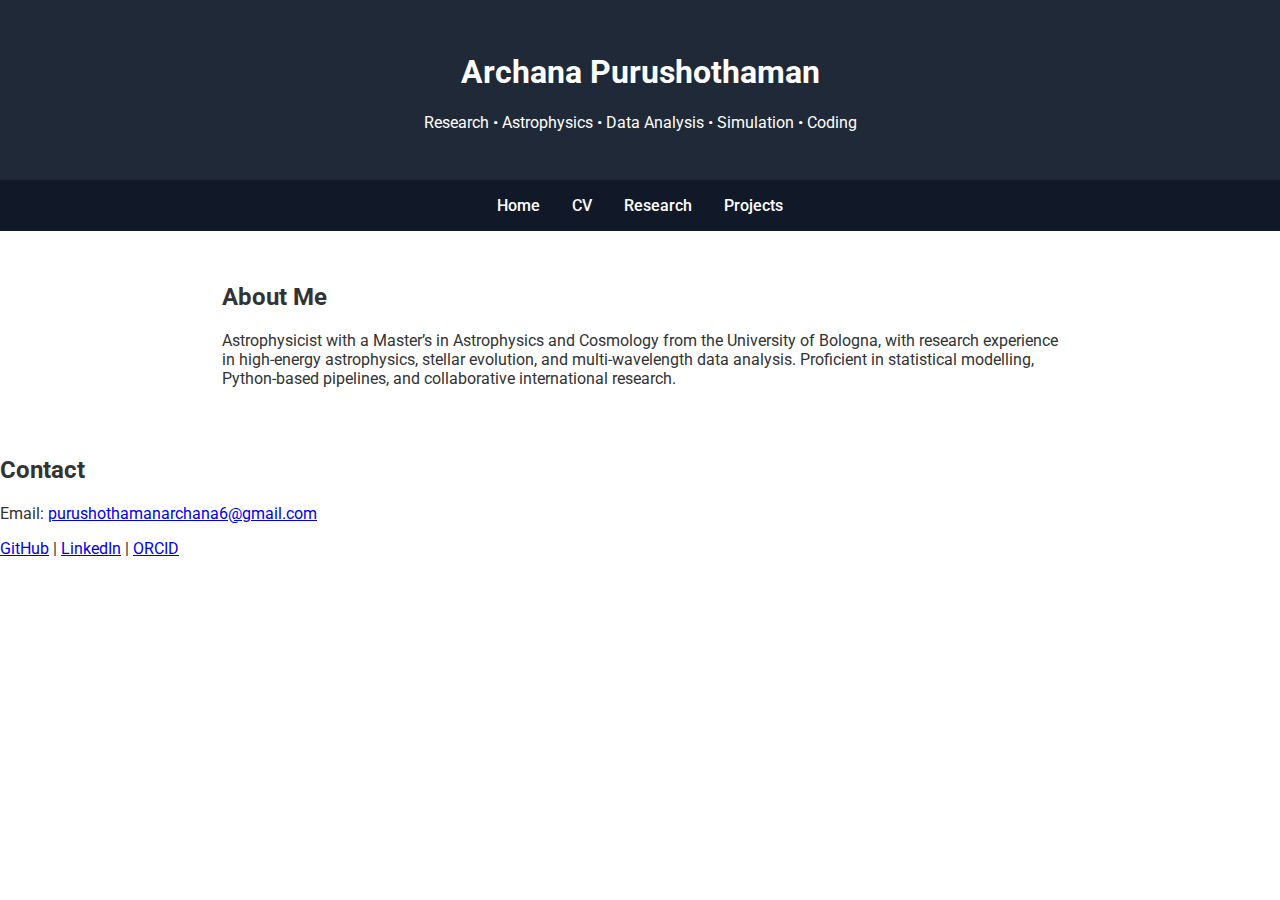
<file: index.html>
<!DOCTYPE html>
<html lang="en">
<head>
  <meta charset="UTF-8">
  <meta name="viewport" content="width=device-width, initial-scale=1.0">
  <title>Archana Purushothaman</title>
  <link href="https://fonts.googleapis.com/css2?family=Roboto:wght@300;500;700&display=swap" rel="stylesheet">
  <style>
    * { box-sizing: border-box; font-family: 'Roboto', sans-serif; }
    body { margin: 0; background-color: #ffffff; color: #333; }

    /* Header */
    header { 
      background-color: #1f2937; 
      color: white; 
      padding: 2rem; 
      text-align: center; 
    }

    /* Navigation bar */
    nav { 
      background-color: #111827; 
      display: flex; 
      justify-content: center; 
      gap: 2rem; 
      padding: 1rem 0; 
    }
    nav a { 
      color: #fff; 
      text-decoration: none; 
      font-weight: 500; 
    }
    nav a:hover { 
      text-decoration: underline; 
    }

    /* Section styling */
    .section { 
      padding: 4rem 2rem; 
      max-width: 900px; 
      margin: auto; 
    }

    /* Footer */
    footer { 
      background-color: #1f2937; 
      color: white; 
      text-align: center; 
      padding: 2rem; 
      margin-top: 4rem; 
    }
  </style>
</head>

  
<body>
  <header>
    <h1>Archana Purushothaman</h1>
    <p>Research • Astrophysics • Data Analysis • Simulation • Coding</p>
  </header>
  
  <nav>
    <a href="index.html">Home</a>
    <a href="Skills.html">CV</a>
    <a href="research_projects.html">Research</a>
    <a href="int_project.html">Projects</a>
  </nav>
  </header>


  <main>
    <section id="about">
    <div style="max-width:900px; margin:0 auto; padding:2rem;">
    <h2>About Me</h2>

      <p>
        Astrophysicist with a Master’s in Astrophysics and Cosmology from the University of Bologna, 
        with research experience in high-energy astrophysics, stellar evolution, and multi-wavelength data analysis. 
        Proficient in statistical modelling, Python-based pipelines, and collaborative international research.
      </p>
    </section>


    <section id="contact">
      <h2>Contact</h2>
      <p>Email: <a href="mailto:purushothamanarchana6@gmail.com">purushothamanarchana6@gmail.com</a></p>
      <p>
        <a href="https://github.com/yourusername">GitHub</a> | 
        <a href="https://www.linkedin.com/in/archana-purushothaman-980277201/">LinkedIn</a> | 
        <a href="https://orcid.org/0009-0006-2700-779X">ORCID</a>
      </p>
    </section>
  </main>
</body>
</html>
</file>
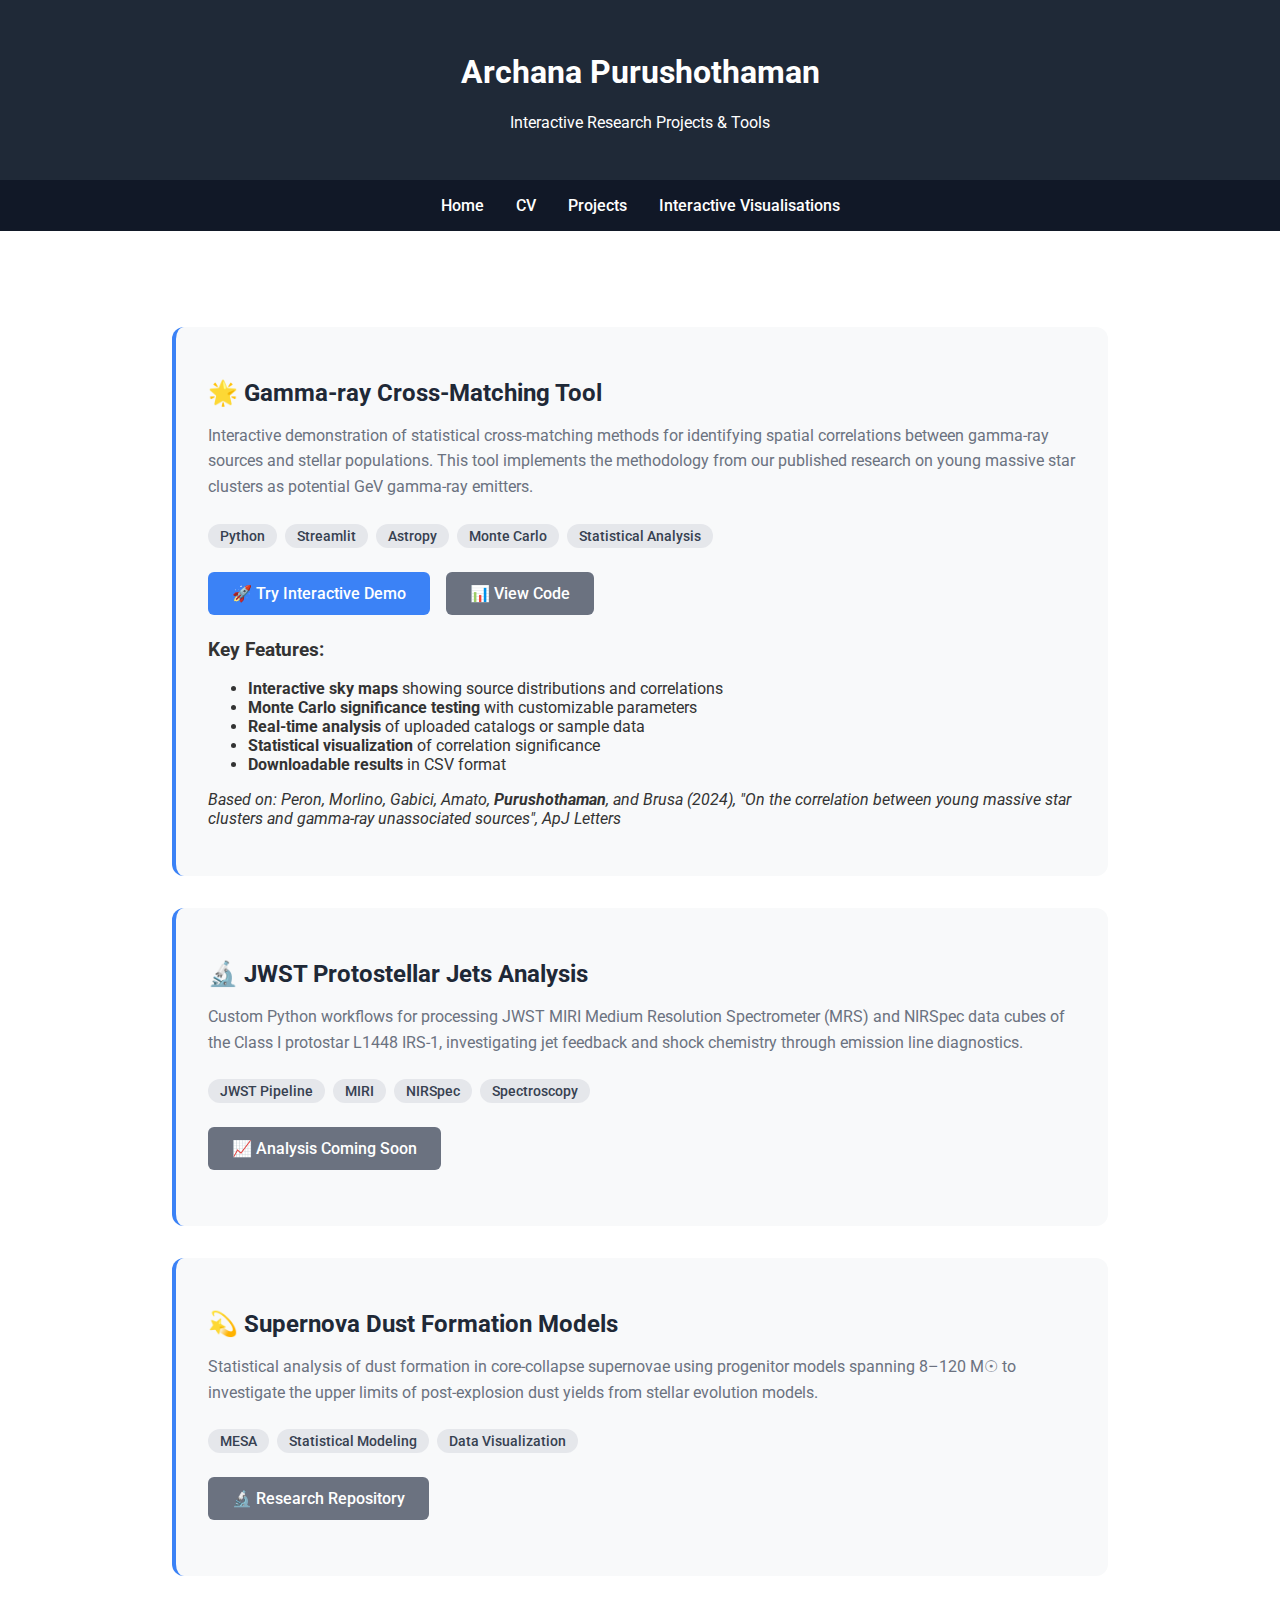
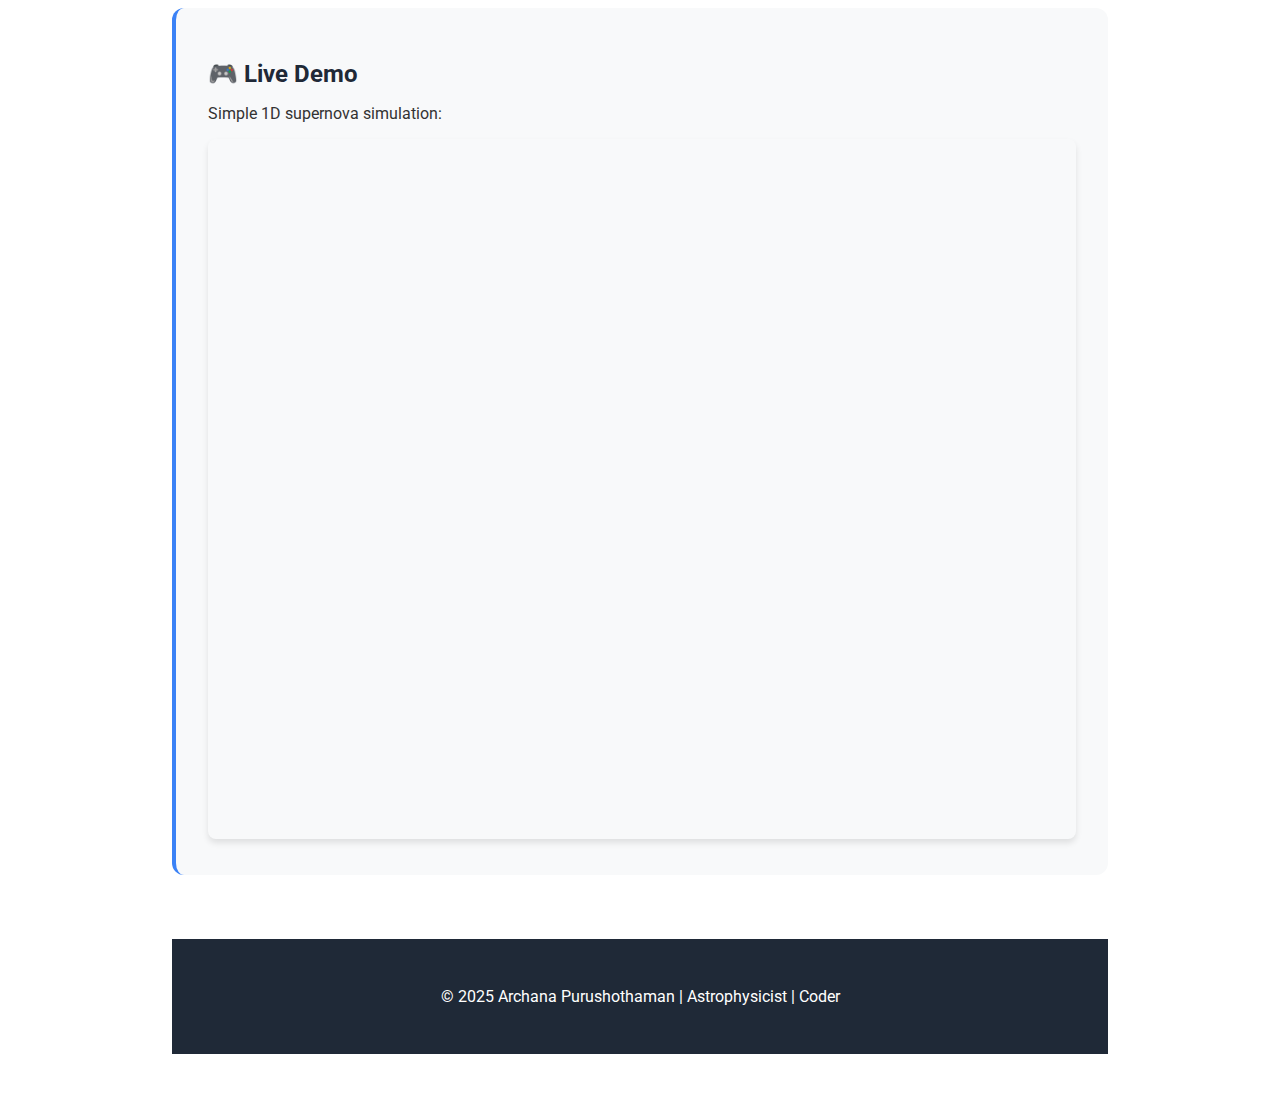
<file: int_project.html>
<!DOCTYPE html>
<html lang="en">
<head>
  <meta charset="UTF-8">
  <meta name="viewport" content="width=device-width, initial-scale=1.0">
  <title>Projects | Archana Purushothaman</title>
  <link href="https://fonts.googleapis.com/css2?family=Roboto:wght@300;500;700&display=swap" rel="stylesheet">
  <style>
    * {
      box-sizing: border-box;
      font-family: 'Roboto', sans-serif;
    }
    body {
      margin: 0;
      background-color: #ffffff;
      color: #333;
    }
    header {
      background-color: #1f2937;
      color: white;
      padding: 2rem;
      text-align: center;
    }
    nav {
      background-color: #111827;
      display: flex;
      justify-content: center;
      gap: 2rem;
      padding: 1rem 0;
    }
    nav a {
      color: #fff;
      text-decoration: none;
      font-weight: 500;
    }
    nav a:hover {
      text-decoration: underline;
    }
    .section {
      padding: 4rem 2rem;
      max-width: 1000px;
      margin: auto;
    }
    .project-card {
      background: #f8f9fa;
      border-radius: 12px;
      padding: 2rem;
      margin: 2rem 0;
      border-left: 4px solid #3b82f6;
    }
    .project-title {
      color: #1f2937;
      margin-bottom: 1rem;
    }
    .project-description {
      color: #6b7280;
      margin-bottom: 1.5rem;
      line-height: 1.6;
    }
    .demo-buttons {
      display: flex;
      gap: 1rem;
      margin: 1.5rem 0;
      flex-wrap: wrap;
    }
    .btn {
      padding: 0.75rem 1.5rem;
      border-radius: 6px;
      text-decoration: none;
      font-weight: 500;
      transition: all 0.3s ease;
    }
    .btn-primary {
      background-color: #3b82f6;
      color: white;
    }
    .btn-primary:hover {
      background-color: #2563eb;
    }
    .btn-secondary {
      background-color: #6b7280;
      color: white;
    }
    .btn-secondary:hover {
      background-color: #4b5563;
    }
    iframe {
      width: 100%;
      height: 700px;
      border: none;
      border-radius: 8px;
      box-shadow: 0 4px 6px rgba(0, 0, 0, 0.1);
    }
    .tech-stack {
      display: flex;
      gap: 0.5rem;
      margin: 1rem 0;
      flex-wrap: wrap;
    }
    .tech-tag {
      background-color: #e5e7eb;
      color: #374151;
      padding: 0.25rem 0.75rem;
      border-radius: 16px;
      font-size: 0.875rem;
      font-weight: 500;
    }
    footer {
      background-color: #1f2937;
      color: white;
      text-align: center;
      padding: 2rem;
      margin-top: 4rem;
    }
  </style>
</head>
<body>
  <header>
    <h1>Archana Purushothaman</h1>
    <p>Interactive Research Projects & Tools</p>
  </header>
  <nav>
    <a href="index.html">Home</a>
    <a href="Skills.html">CV</a>
    <a href="project.html">Projects</a>
    <a href="project.html">Interactive Visualisations</a>
  </nav>
  
  <div class="section" id="projects">
    <div class="project-card">
      <h2 class="project-title">🌟 Gamma-ray Cross-Matching Tool</h2>
      <p class="project-description">
        Interactive demonstration of statistical cross-matching methods for identifying spatial correlations 
        between gamma-ray sources and stellar populations. This tool implements the methodology from our 
        published research on young massive star clusters as potential GeV gamma-ray emitters.
      </p>
      
      <div class="tech-stack">
        <span class="tech-tag">Python</span>
        <span class="tech-tag">Streamlit</span>
        <span class="tech-tag">Astropy</span>
        <span class="tech-tag">Monte Carlo</span>
        <span class="tech-tag">Statistical Analysis</span>
      </div>
      
      <div class="demo-buttons">
        <a href="https://stardustverse-rpruskkddm8h3h4m3axvmg.streamlit.app" class="btn btn-primary" target="_blank">🚀 Try Interactive Demo</a>
        <a href="https://github.com/StarDustVerse/Star_Dust/streamlit_app.py" class="btn btn-secondary" target="_blank">📊 View Code</a>
      </div>
      
      <h3>Key Features:</h3>
      <ul>
        <li><strong>Interactive sky maps</strong> showing source distributions and correlations</li>
        <li><strong>Monte Carlo significance testing</strong> with customizable parameters</li>
        <li><strong>Real-time analysis</strong> of uploaded catalogs or sample data</li>
        <li><strong>Statistical visualization</strong> of correlation significance</li>
        <li><strong>Downloadable results</strong> in CSV format</li>
      </ul>
      
      <p><em>Based on: Peron, Morlino, Gabici, Amato, <strong>Purushothaman</strong>, and Brusa (2024), 
      "On the correlation between young massive star clusters and gamma-ray unassociated sources", ApJ Letters</em></p>
    </div>
    
    <!-- You can add more project cards here -->
    <div class="project-card">
      <h2 class="project-title">🔬 JWST Protostellar Jets Analysis</h2>
      <p class="project-description">
        Custom Python workflows for processing JWST MIRI Medium Resolution Spectrometer (MRS) and NIRSpec data cubes 
        of the Class I protostar L1448 IRS-1, investigating jet feedback and shock chemistry through emission line diagnostics.
      </p>
      
      <div class="tech-stack">
        <span class="tech-tag">JWST Pipeline</span>
        <span class="tech-tag">MIRI</span>
        <span class="tech-tag">NIRSpec</span>
        <span class="tech-tag">Spectroscopy</span>
      </div>
      
      <div class="demo-buttons">
        <a href="#" class="btn btn-secondary">📈 Analysis Coming Soon</a>
      </div>
    </div>

    <div class="project-card">
      <h2 class="project-title">💫 Supernova Dust Formation Models</h2>
      <p class="project-description">
        Statistical analysis of dust formation in core-collapse supernovae using progenitor models spanning 8–120 M☉ 
        to investigate the upper limits of post-explosion dust yields from stellar evolution models.
      </p>
      
      <div class="tech-stack">
        <span class="tech-tag">MESA</span>
        <span class="tech-tag">Statistical Modeling</span>
        <span class="tech-tag">Data Visualization</span>
      </div>
      
      <div class="demo-buttons">
        <a href="#" class="btn btn-secondary">🔬 Research Repository</a>
      </div>
    </div>

    <!-- Embedded Demo Section -->
    <!-- Embedded Demo Section -->
    <div class="project-card">
      <h2 class="project-title">🎮 Live Demo</h2>
      <p>Simple 1D supernova simulation:</p> 
      <iframe src="https://stardust-ccsne.streamlit.app/?embed=true" width="100%" height="500" frameborder="0" allowfullscreen ></iframe>
    </div>

  
  <footer>
    <p>&copy; 2025 Archana Purushothaman | Astrophysicist | Coder</p>
  
  </footer>
</body>
</html>
</file>
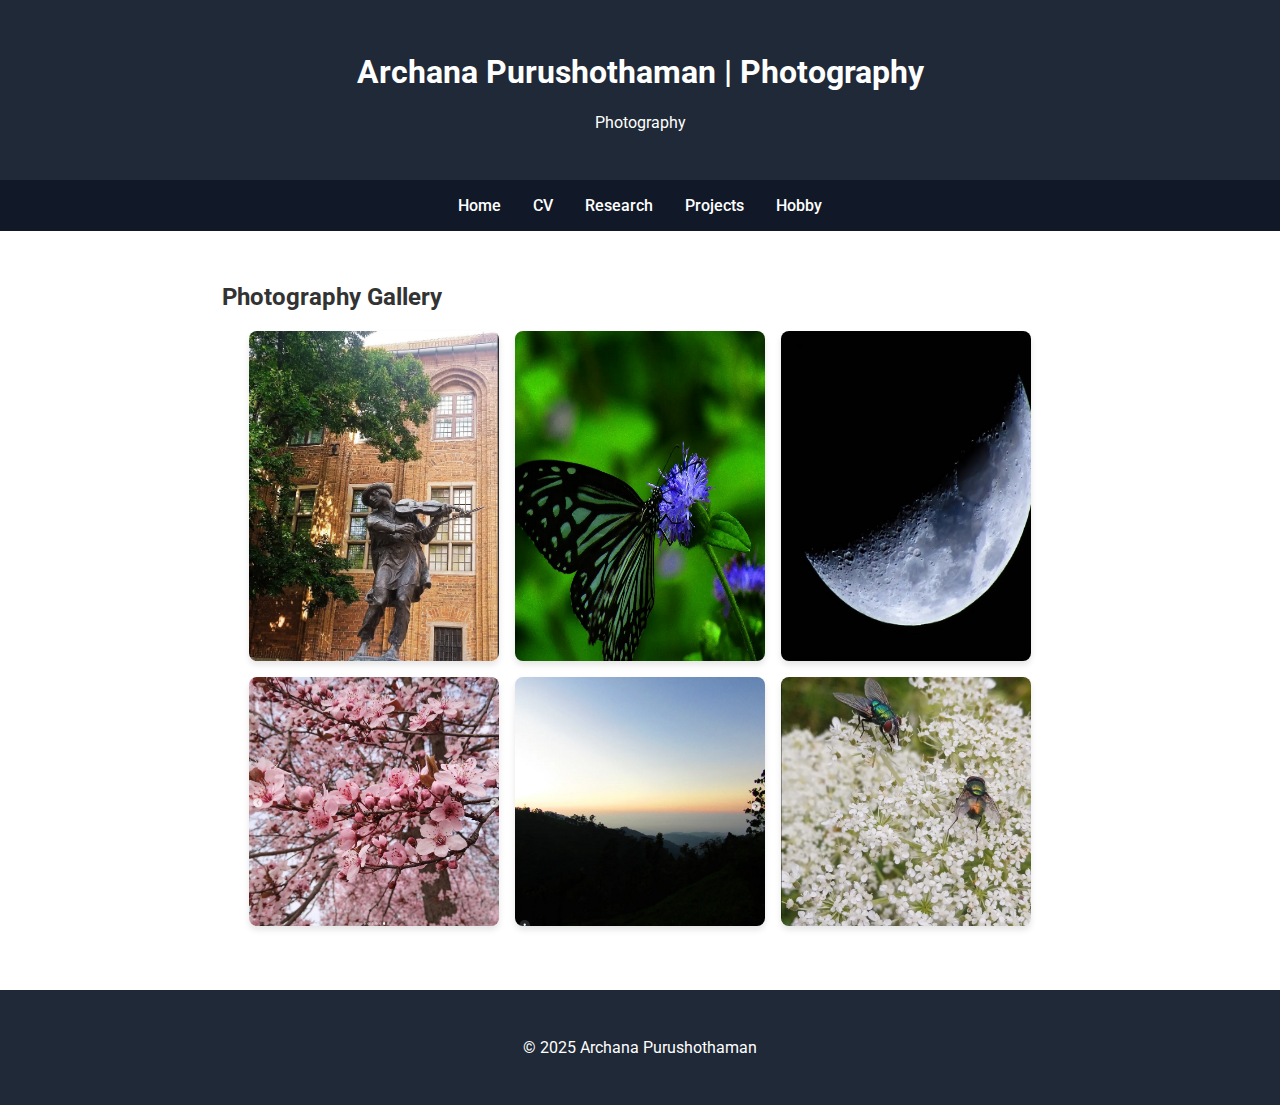
<file: pics.html>
<!DOCTYPE html>
<html lang="en">
<head>
  <meta charset="UTF-8">
  <meta name="viewport" content="width=device-width, initial-scale=1.0">
  <title>Archana Purushothaman</title>
  <link href="https://fonts.googleapis.com/css2?family=Roboto:wght@300;500;700&display=swap" rel="stylesheet">
  <style>
    * { box-sizing: border-box; font-family: 'Roboto', sans-serif; }
    body { margin: 0; background-color: #ffffff; color: #333; }
    header { background-color: #1f2937; color: white; padding: 2rem; text-align: center; }
    nav { background-color: #111827; display: flex; justify-content: center; gap: 2rem; padding: 1rem 0; }
    nav a { color: #fff; text-decoration: none; font-weight: 500; }
    nav a:hover { text-decoration: underline; }
    .section { padding: 2rem 2rem; max-width: 900px; margin: auto; }
    footer { background-color: #1f2937; color: white; text-align: center; padding: 2rem; margin-top: 2rem; }
    .photo-gallery { display: flex; flex-wrap: wrap; gap: 1rem; justify-content: center; }
    .photo-gallery img { width: 250px; border-radius: 8px; box-shadow: 0 4px 6px rgba(0,0,0,0.1); }
  </style>
</head>
<body>
  <header>
    <h1>Archana Purushothaman | Photography</h1>
    <p>Photography</p>
  </header>

  <nav>
    <a href="index.html">Home</a>
    <a href="Skills.html">CV</a>
    <a href="research_projects.html">Research</a>
    <a href="int_project.html">Projects</a>
    <a href="pics.html">Hobby</a>
  </nav>

  <main class="section">
    <h2>Photography Gallery</h2>
    <div class="photo-gallery">
      <img src="1%20(1).png" alt="Photo 1">
      <img src="1%20(2).png" alt="Photo 2">
      <img src="1%20(3).png" alt="Photo 3">
      <img src="1%20(4).png" alt="Photo 4">
      <img src="1%20(5).png" alt="Photo 5">
      <img src="1%20(6).png" alt="Photo 6">
      
      <!-- Add more photos here -->
    </div>
  </main>

  <footer>
    <p>&copy; 2025 Archana Purushothaman</p>
  </footer>
</body>
</html>
</file>
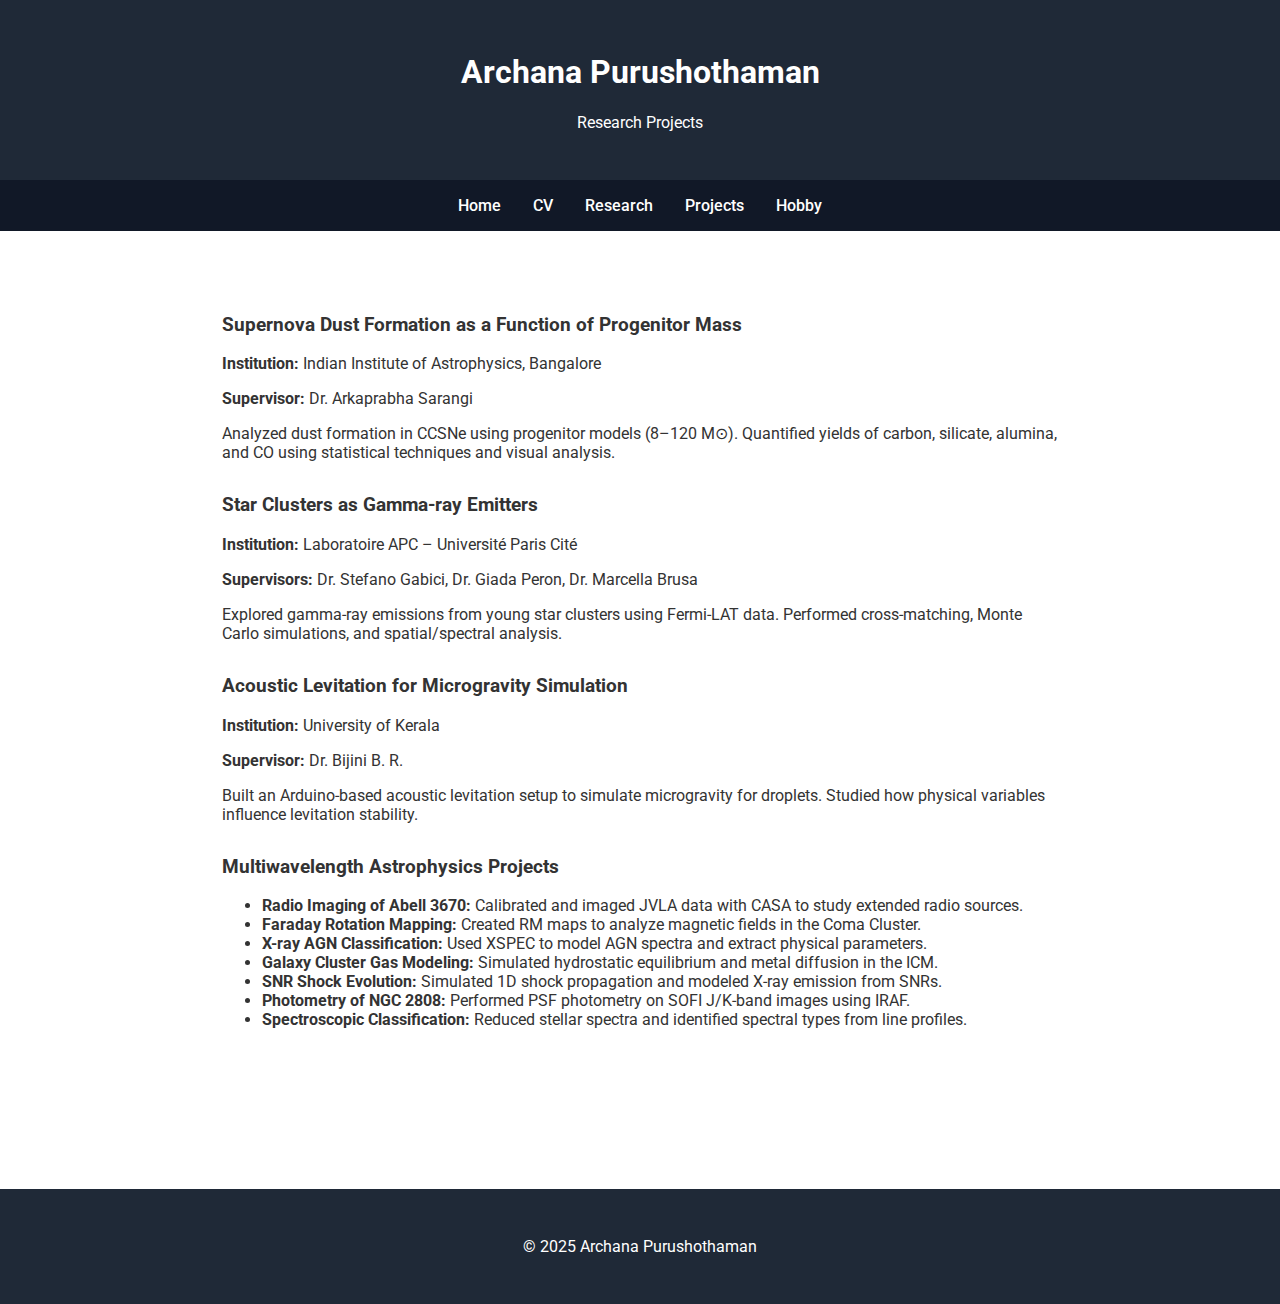
<file: research_projects.html>
<!DOCTYPE html>
<html lang="en">
<head>
  <meta charset="UTF-8">
  <meta name="viewport" content="width=device-width, initial-scale=1.0">
  <title>Archana Purushothaman | Research Projects</title>
  <link href="https://fonts.googleapis.com/css2?family=Roboto:wght@300;500;700&display=swap" rel="stylesheet">
  <style>
    * { box-sizing: border-box; font-family: 'Roboto', sans-serif; }
    body { margin: 0; background-color: #ffffff; color: #333; }
    header { background-color: #1f2937; color: white; padding: 2rem; text-align: center; }
    nav { background-color: #111827; display: flex; justify-content: center; gap: 2rem; padding: 1rem 0; }
    nav a { color: #fff; text-decoration: none; font-weight: 500; }
    nav a:hover { text-decoration: underline; }
    .section { padding: 4rem 2rem; max-width: 900px; margin: auto; }
    footer { background-color: #1f2937; color: white; text-align: center; padding: 2rem; margin-top: 4rem; }
    .project { margin-bottom: 2rem; }
  </style>
</head>
<body>
  <header>
    <h1>Archana Purushothaman</h1>
    <p>Research Projects</p>
  </header>

  <nav>
    <a href="index.html">Home</a>
    <a href="Skills.html">CV</a>
    <a href="research_projects.html">Research</a>
    <a href="int_project.html">Projects</a>
    <a href="pics.html">Hobby</a>
  </nav>

  <div class="section">
    <div class="project">
      <h3>Supernova Dust Formation as a Function of Progenitor Mass</h3>
      <p><strong>Institution:</strong> Indian Institute of Astrophysics, Bangalore</p>
      <p><strong>Supervisor:</strong> Dr. Arkaprabha Sarangi</p>
      <p>Analyzed dust formation in CCSNe using progenitor models (8–120 M⊙). Quantified yields of carbon, silicate, alumina, and CO using statistical techniques and visual analysis.</p>
    </div>

    <div class="project">
      <h3>Star Clusters as Gamma-ray Emitters</h3>
      <p><strong>Institution:</strong> Laboratoire APC – Université Paris Cité</p>
      <p><strong>Supervisors:</strong> Dr. Stefano Gabici, Dr. Giada Peron, Dr. Marcella Brusa</p>
      <p>Explored gamma-ray emissions from young star clusters using Fermi-LAT data. Performed cross-matching, Monte Carlo simulations, and spatial/spectral analysis.</p>
    </div>

    <div class="project">
      <h3>Acoustic Levitation for Microgravity Simulation</h3>
      <p><strong>Institution:</strong> University of Kerala</p>
      <p><strong>Supervisor:</strong> Dr. Bijini B. R.</p>
      <p>Built an Arduino-based acoustic levitation setup to simulate microgravity for droplets. Studied how physical variables influence levitation stability.</p>
    </div>

    <div class="project">
      <h3>Multiwavelength Astrophysics Projects</h3>
      <ul>
        <li><strong>Radio Imaging of Abell 3670:</strong> Calibrated and imaged JVLA data with CASA to study extended radio sources.</li>
        <li><strong>Faraday Rotation Mapping:</strong> Created RM maps to analyze magnetic fields in the Coma Cluster.</li>
        <li><strong>X-ray AGN Classification:</strong> Used XSPEC to model AGN spectra and extract physical parameters.</li>
        <li><strong>Galaxy Cluster Gas Modeling:</strong> Simulated hydrostatic equilibrium and metal diffusion in the ICM.</li>
        <li><strong>SNR Shock Evolution:</strong> Simulated 1D shock propagation and modeled X-ray emission from SNRs.</li>
        <li><strong>Photometry of NGC 2808:</strong> Performed PSF photometry on SOFI J/K-band images using IRAF.</li>
        <li><strong>Spectroscopic Classification:</strong> Reduced stellar spectra and identified spectral types from line profiles.</li>
      </ul>
    </div>
  </div>

  <footer>
    <p>&copy; 2025 Archana Purushothaman</p>
  </footer>
</body>
</html>
</file>
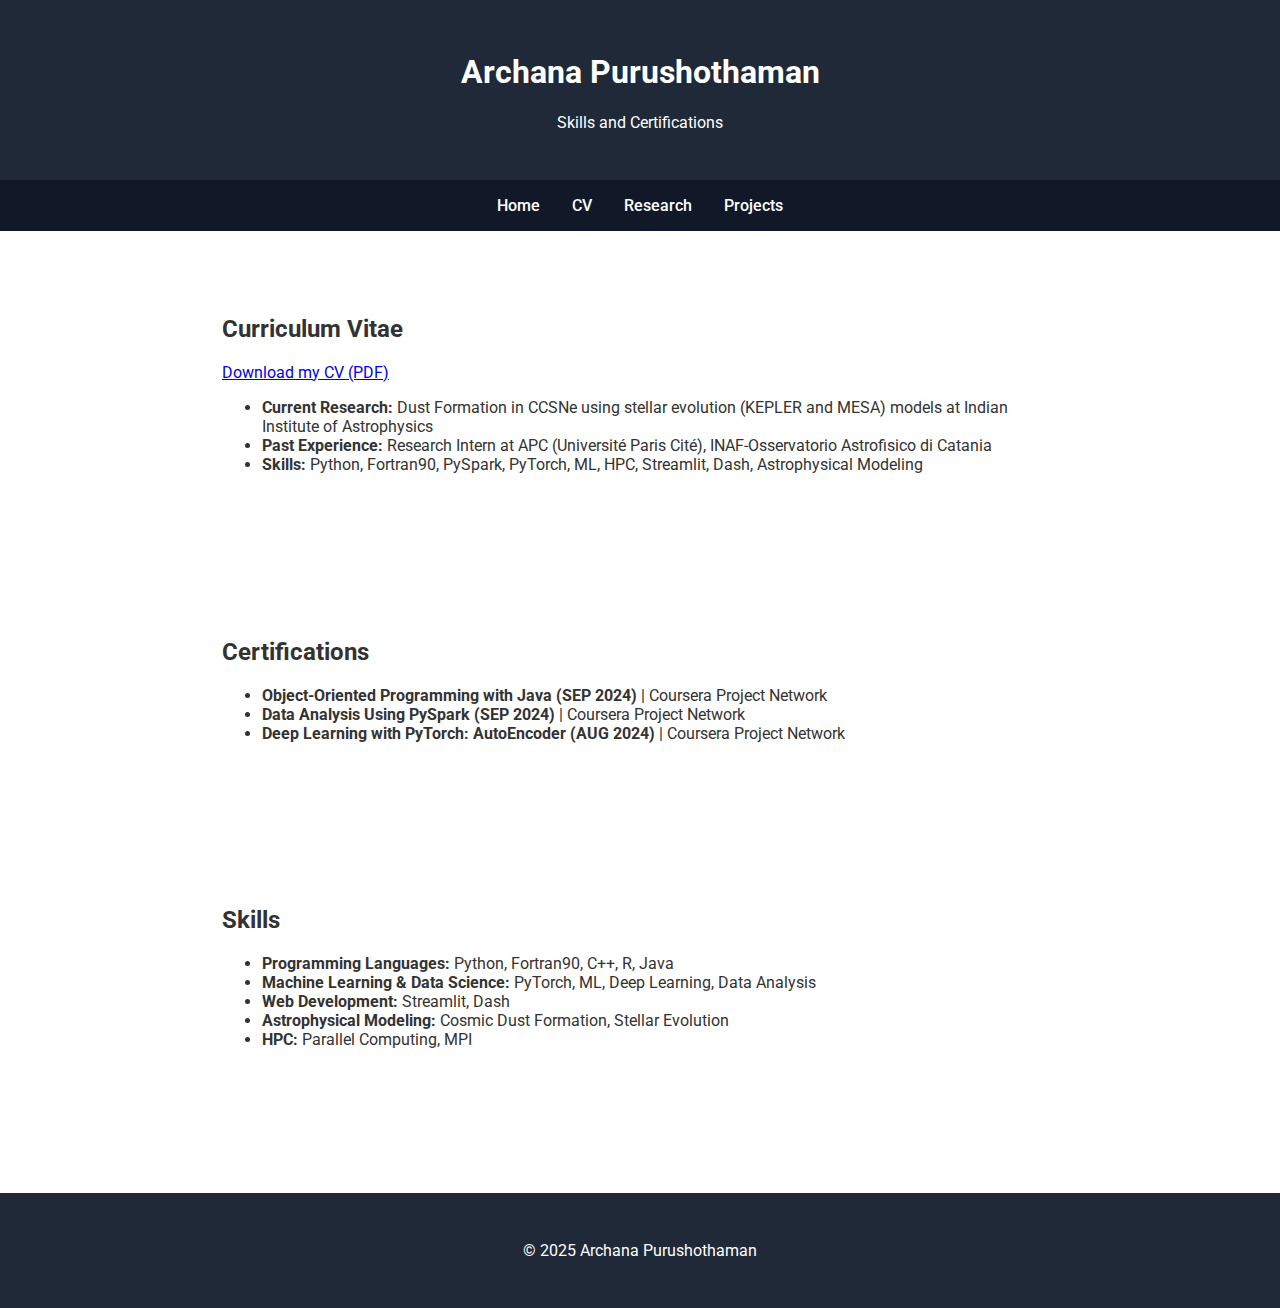
<file: Skills.html>
<!DOCTYPE html>
<html lang="en">
<head>
  <meta charset="UTF-8">
  <meta name="viewport" content="width=device-width, initial-scale=1.0">
  <title>Archana Purushothaman | CV & Skills</title>
  <link href="https://fonts.googleapis.com/css2?family=Roboto:wght@300;500;700&display=swap" rel="stylesheet">
  <style>
    * { box-sizing: border-box; font-family: 'Roboto', sans-serif; }
    body { margin: 0; background-color: #ffffff; color: #333; }
    header { background-color: #1f2937; color: white; padding: 2rem; text-align: center; }
    nav { background-color: #111827; display: flex; justify-content: center; gap: 2rem; padding: 1rem 0; }
    nav a { color: #fff; text-decoration: none; font-weight: 500; }
    nav a:hover { text-decoration: underline; }
    .section { padding: 4rem 2rem; max-width: 900px; margin: auto; }
    footer { background-color: #1f2937; color: white; text-align: center; padding: 2rem; margin-top: 4rem; }
  </style>
</head>
<body>
  <header>
    <h1>Archana Purushothaman</h1>
    <p>Skills and Certifications</p>
  </header>

  <nav>
    <a href="index.html">Home</a>
    <a href="Skills.html">CV</a>
    <a href="research_projects.html">Research</a>
    <a href="int_project.html">Projects</a>
  </nav>

  <div class="section" id="cv">
    <h2>Curriculum Vitae</h2>
    <p><a href="/cv/CV_Archana_Purushothaman_APT.pdf" target="_blank">Download my CV (PDF)</a></p>
    <ul>
      <li><strong>Current Research:</strong> Dust Formation in CCSNe using stellar evolution (KEPLER and MESA) models at Indian Institute of Astrophysics</li>
      <li><strong>Past Experience:</strong> Research Intern at APC (Université Paris Cité), INAF-Osservatorio Astrofisico di Catania</li>
      <li><strong>Skills:</strong> Python, Fortran90, PySpark, PyTorch, ML, HPC, Streamlit, Dash, Astrophysical Modeling</li>
    </ul>
  </div>

  <div class="section">
    <h2>Certifications</h2>
    <ul>
      <li><strong>Object-Oriented Programming with Java (SEP 2024)</strong> | Coursera Project Network</li>
      <li><strong>Data Analysis Using PySpark (SEP 2024)</strong> | Coursera Project Network</li>
      <li><strong>Deep Learning with PyTorch: AutoEncoder (AUG 2024)</strong> | Coursera Project Network</li>
    </ul>
  </div>

  <div class="section">
    <h2>Skills</h2>
    <ul>
      <li><strong>Programming Languages:</strong> Python, Fortran90, C++, R, Java</li>
      <li><strong>Machine Learning & Data Science:</strong> PyTorch, ML, Deep Learning, Data Analysis</li>
      <li><strong>Web Development:</strong> Streamlit, Dash</li>
      <li><strong>Astrophysical Modeling:</strong> Cosmic Dust Formation, Stellar Evolution</li>
      <li><strong>HPC:</strong> Parallel Computing, MPI</li>
    </ul>
  </div>

  <footer>
    <p>&copy; 2025 Archana Purushothaman</p>
  </footer>
</body>
</html>
</file>
